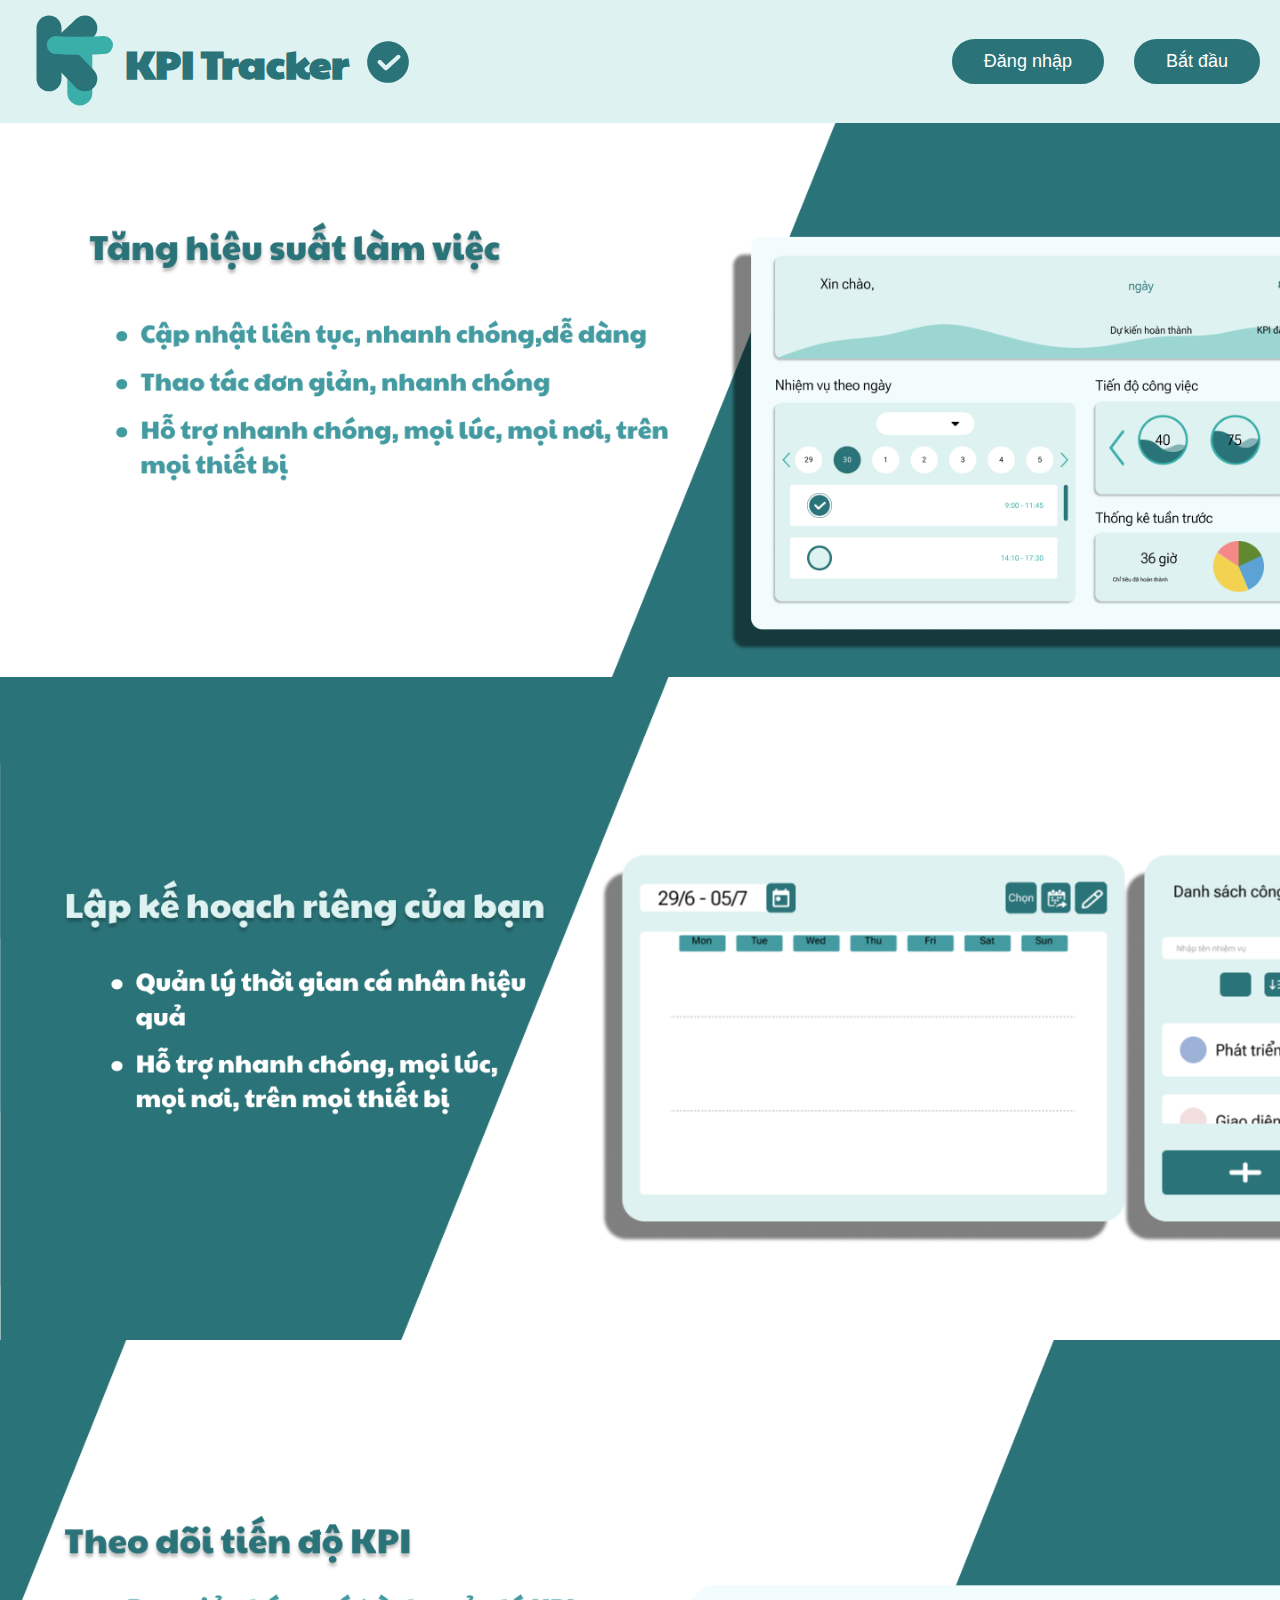
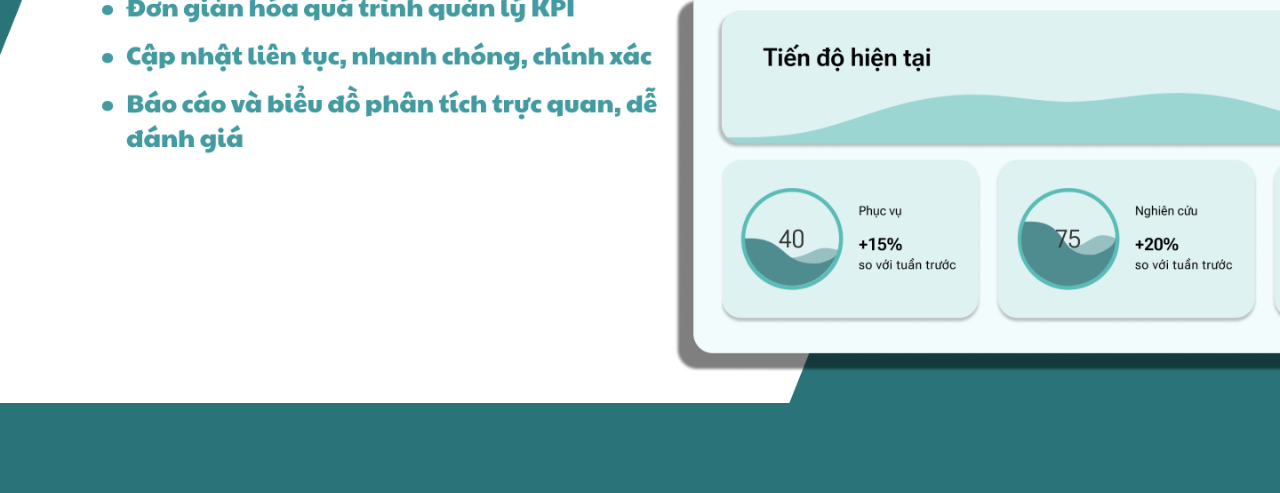
<file: index.html>
<html>
  <head>
    <meta charset="utf-8" />
    <meta name="viewport" content="initial-scale=1, width=device-width" />

    <link rel="stylesheet" href="css/app-style-guide.css" />
    <link rel="stylesheet" href="css/index.css" />
    <script src="js/theme.js" type="text/javascript" defer></script>

    <link
      rel="stylesheet"
      href="https://fonts.googleapis.com/css2?family=Paytone One:wght@400&display=swap"
    />
    <link
      rel="stylesheet"
      href="https://fonts.googleapis.com/css2?family=Roboto Flex:wght@400;600&display=swap"
    />

    <title>KPI Tracker</title>
  </head>

  <body>

  <header>
        <div class = "logo" id="home">
          <svg width="78" height="95" viewBox="-5 -5 78 95" fill="none" xmlns="http://www.w3.org/2000/svg">
            <path class="t" d="M39.8335 31.5957V73.9993" stroke-width="25"/>
            <path class="k" d="M44.833 9C43.7876 9.9762 42.8162 10.8834 41.9315 11.7096C41.1499 12.4394 39.9568 13.5536 39.0366 14.4128C38.1085 15.2796 37.2676 16.0648 36.6119 16.6771C36.1011 17.1541 35.3912 17.817 34.738 18.427C33.9521 19.1609 33.2125 19.8516 32.3671 20.6411C30.8025 22.1021 29.642 23.1858 28.2431 24.4921C26.4678 26.15 24.961 27.5571 23.4878 28.9328C22.9987 29.3895 22.1886 30.146 21.4997 30.7894" />
            <path class="k" d="M9 9V59.8418" />
            <path class="k" d="M44.833 59.8418C43.7503 58.721 42.7441 57.6794 41.8278 56.7308C41.0184 55.8929 39.7826 54.6136 38.8296 53.6271C37.8683 52.6319 36.9974 51.7304 36.3183 51.0274C35.7893 50.4797 35.054 49.7186 34.3775 49.0182C33.5635 48.1756 32.7975 47.3826 31.9219 46.4761C30.3014 44.7986 29.0995 43.5544 27.6506 42.0545C25.8119 40.151 24.2513 38.5355 22.7254 36.956C22.2189 36.4316 21.3799 35.5631 20.6663 34.8244" />
            <path class="t" d="M15.6665 25.9469C16.1921 26.1211 17.2897 26.0993 17.9277 26.1419C21.1536 26.3574 24.4235 26.5138 27.6792 26.6532C32.1234 26.8434 36.7483 26.7059 41.2182 26.7059C43.6911 26.7059 46.0767 26.6395 48.5388 26.5583C50.1459 26.5053 51.8376 26.5921 53.4287 26.495C56.943 26.2806 60.4291 26.0418 63.9998 26.0418" stroke-width="18" />
          </svg>
    
          <h1 class="kpi-tracker">KPI Tracker</h1>
    
          <svg width="42" height="42" viewBox="0 0 42 42" fill="none" xmlns="http://www.w3.org/2000/svg">
              <path d="M20.9998 0.166016C16.8794 0.166016 12.8515 1.38787 9.42547 3.67707C5.99944 5.96626 3.32918 9.21998 1.75236 13.0268C0.175531 16.8336 -0.237039 21.0225 0.56682 25.0637C1.37068 29.105 3.35486 32.8171 6.26846 35.7307C9.18205 38.6443 12.8942 40.6285 16.9355 41.4324C20.9767 42.2362 25.1656 41.8237 28.9724 40.2468C32.7792 38.67 36.0329 35.9998 38.3221 32.5737C40.6113 29.1477 41.8332 25.1198 41.8332 20.9993C41.8332 18.2635 41.2943 15.5544 40.2473 13.0268C39.2004 10.4992 37.6658 8.20251 35.7312 6.26796C33.7967 4.3334 31.5 2.79883 28.9724 1.75186C26.4448 0.704886 23.7357 0.166016 20.9998 0.166016ZM32.8248 17.3264L20.3248 28.7848C19.9291 29.1477 19.4085 29.3437 18.8717 29.3321C18.3348 29.3204 17.8232 29.102 17.4436 28.7223L11.1936 22.4723C10.9946 22.2801 10.8359 22.0502 10.7267 21.796C10.6175 21.5418 10.5601 21.2685 10.5577 20.9918C10.5553 20.7152 10.608 20.4409 10.7127 20.1849C10.8175 19.9288 10.9722 19.6962 11.1678 19.5006C11.3634 19.305 11.596 19.1503 11.852 19.0456C12.1081 18.9408 12.3824 18.8881 12.659 18.8905C12.9356 18.8929 13.209 18.9504 13.4632 19.0596C13.7174 19.1687 13.9472 19.3275 14.1394 19.5264L18.979 24.366L30.0082 14.2556C30.4154 13.8821 30.9543 13.6856 31.5064 13.7095C32.0584 13.7333 32.5784 13.9755 32.9519 14.3827C33.3254 14.7899 33.5219 15.3288 33.4981 15.8809C33.4742 16.4329 33.2321 16.9529 32.8248 17.3264Z" fill="#2A7378"/>
          </svg>
        </div>

        <div></div>
        <div>
        <button class="sign-in" id="sign-in">
          <span>Đăng nhập</span>
        </button>

        <button class="sign-up" id="sign-up">
          <span>Bắt đầu</span>
        </button>
        </div>
        <script>
          document.getElementById("sign-in").addEventListener("click", function() {
                window.open("html/sign-in.html", '_top');
            });

            document.getElementById("sign-up").addEventListener("click", function() {
                window.open("html/sign-up.html", '_top');
            });
        </script>
    </header>

  <main class="main">
    <div class="container">
      <img src="images/1.png" />
      <img src="images/2.png" />
      <img src="images/3.png" />
    </div>
  </main>

  <footer class="footer"></footer>
  </body>
</html>
</file>
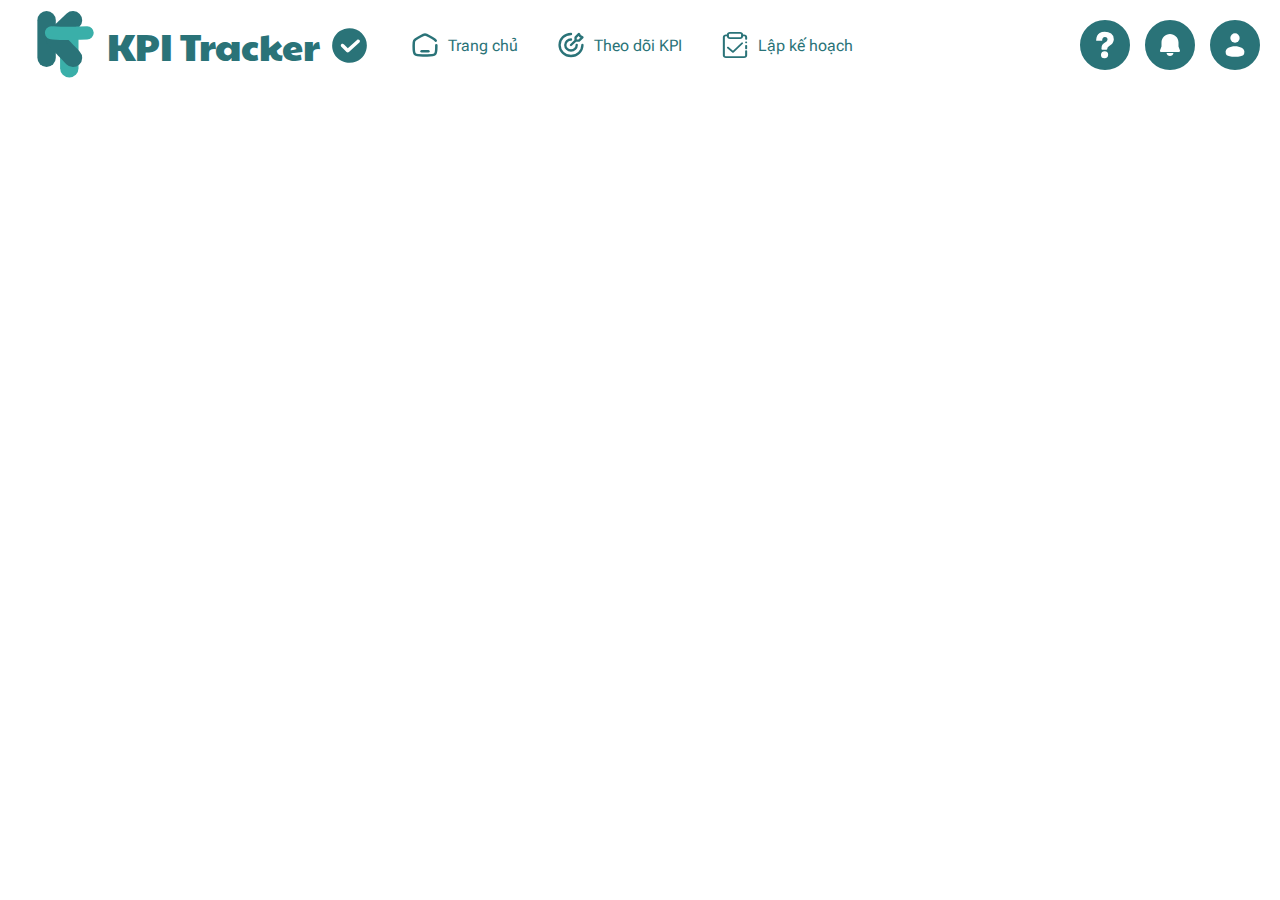
<file: TestHeader.html>
<!DOCTYPE html>
<html lang="en">
<head>
    <meta charset="UTF-8">
    <meta name="viewport" content="width=device-width, initial-scale=1.0">
    <title>Document</title>
    <link rel="stylesheet" href="./css/app-style-guide.css" />
    <link
      rel="stylesheet"
      href="https://fonts.googleapis.com/css2?family=Paytone One:wght@400&display=swap"
    />
    <link
      rel="stylesheet"
      href="https://fonts.googleapis.com/css2?family=Roboto Flex:wght@400;600&display=swap"
    />
</head>
<body>
    <header class="header">
        <div class="left">
          <a class = "logo" id="home" href="../html/trang-chu.html">
            <svg width="60" height="70" viewBox="-5 -5 78 95" fill="none" xmlns="http://www.w3.org/2000/svg">
              <path class="t" d="M39.8335 31.5957V73.9993" stroke-width="25"/>
              <path class="k" d="M44.833 9C43.7876 9.9762 42.8162 10.8834 41.9315 11.7096C41.1499 12.4394 39.9568 13.5536 39.0366 14.4128C38.1085 15.2796 37.2676 16.0648 36.6119 16.6771C36.1011 17.1541 35.3912 17.817 34.738 18.427C33.9521 19.1609 33.2125 19.8516 32.3671 20.6411C30.8025 22.1021 29.642 23.1858 28.2431 24.4921C26.4678 26.15 24.961 27.5571 23.4878 28.9328C22.9987 29.3895 22.1886 30.146 21.4997 30.7894" />
              <path class="k" d="M9 9V59.8418" />
              <path class="k" d="M44.833 59.8418C43.7503 58.721 42.7441 57.6794 41.8278 56.7308C41.0184 55.8929 39.7826 54.6136 38.8296 53.6271C37.8683 52.6319 36.9974 51.7304 36.3183 51.0274C35.7893 50.4797 35.054 49.7186 34.3775 49.0182C33.5635 48.1756 32.7975 47.3826 31.9219 46.4761C30.3014 44.7986 29.0995 43.5544 27.6506 42.0545C25.8119 40.151 24.2513 38.5355 22.7254 36.956C22.2189 36.4316 21.3799 35.5631 20.6663 34.8244" />
              <path class="t" d="M15.6665 25.9469C16.1921 26.1211 17.2897 26.0993 17.9277 26.1419C21.1536 26.3574 24.4235 26.5138 27.6792 26.6532C32.1234 26.8434 36.7483 26.7059 41.2182 26.7059C43.6911 26.7059 46.0767 26.6395 48.5388 26.5583C50.1459 26.5053 51.8376 26.5921 53.4287 26.495C56.943 26.2806 60.4291 26.0418 63.9998 26.0418" stroke-width="18" />
            </svg>
      
            <span class="kpi-tracker">KPI Tracker</span>
      
            <svg width="35" height="35" viewBox="0 0 42 42" fill="none" xmlns="http://www.w3.org/2000/svg">
                <path d="M20.9998 0.166016C16.8794 0.166016 12.8515 1.38787 9.42547 3.67707C5.99944 5.96626 3.32918 9.21998 1.75236 13.0268C0.175531 16.8336 -0.237039 21.0225 0.56682 25.0637C1.37068 29.105 3.35486 32.8171 6.26846 35.7307C9.18205 38.6443 12.8942 40.6285 16.9355 41.4324C20.9767 42.2362 25.1656 41.8237 28.9724 40.2468C32.7792 38.67 36.0329 35.9998 38.3221 32.5737C40.6113 29.1477 41.8332 25.1198 41.8332 20.9993C41.8332 18.2635 41.2943 15.5544 40.2473 13.0268C39.2004 10.4992 37.6658 8.20251 35.7312 6.26796C33.7967 4.3334 31.5 2.79883 28.9724 1.75186C26.4448 0.704886 23.7357 0.166016 20.9998 0.166016ZM32.8248 17.3264L20.3248 28.7848C19.9291 29.1477 19.4085 29.3437 18.8717 29.3321C18.3348 29.3204 17.8232 29.102 17.4436 28.7223L11.1936 22.4723C10.9946 22.2801 10.8359 22.0502 10.7267 21.796C10.6175 21.5418 10.5601 21.2685 10.5577 20.9918C10.5553 20.7152 10.608 20.4409 10.7127 20.1849C10.8175 19.9288 10.9722 19.6962 11.1678 19.5006C11.3634 19.305 11.596 19.1503 11.852 19.0456C12.1081 18.9408 12.3824 18.8881 12.659 18.8905C12.9356 18.8929 13.209 18.9504 13.4632 19.0596C13.7174 19.1687 13.9472 19.3275 14.1394 19.5264L18.979 24.366L30.0082 14.2556C30.4154 13.8821 30.9543 13.6856 31.5064 13.7095C32.0584 13.7333 32.5784 13.9755 32.9519 14.3827C33.3254 14.7899 33.5219 15.3288 33.4981 15.8809C33.4742 16.4329 33.2321 16.9529 32.8248 17.3264Z" fill="#2A7378"/>
            </svg>
          </a>
      
          <a class="mouse-layer" id="home" href="../html/trang-chu.html">
          <svg viewBox="0 0 31 29" class="svg1" xmlns: "http://www.w3.org/2000/svg">
              <path d="M29 14.7549V16.6563C29 21.5323 29 23.9704 27.4183 25.4851C25.8368 27 23.2911 27 18.2 27H12.8C7.70883 27 5.16325 27 3.58162 25.4851C2 23.9704 2 21.5323 2 16.6563V14.7549C2 11.8944 2 10.4641 2.70092 9.27843C3.40184 8.09276 4.68238 7.35689 7.24344 5.88516L9.94344 4.33359C12.6507 2.77786 14.0043 2 15.5 2C16.9957 2 18.3493 2.77786 21.0566 4.33359L23.7566 5.88515C26.3177 7.35689 27.5982 8.09276 28.2991 9.27843"/>
              <path d="M19.55 22H11.45"/>
          </svg>
          <span>Trang chủ</span>
          </a>
          
          <a class="mouse-layer" id="kpi" href="../html/Theo-doi-kpi.html">
          <svg viewBox="0 0 33 32" class="svg1" xmlns: "http://www.w3.org/2000/svg">
              <path d="M22.3 10.4V6.2L26.65 2L28.1 4.8L31 6.2L26.65 10.4H22.3ZM22.3 10.4L16.5 15.9999M31 16C31 23.7319 24.5081 30 16.5 30C8.49187 30 2 23.7319 2 16C2 8.26801 8.49187 2 16.5 2M23.75 16C23.75 19.866 20.504 23 16.5 23C12.4959 23 9.25 19.866 9.25 16C9.25 12.134 12.4959 9 16.5 9" stroke-linejoin="round"/>
          </svg>
          <span>Theo dõi KPI</span>
          </a>
  
  
      
          <a class="mouse-layer" id="schedule" href="../html/lap_ke_hoach.html">
            <svg viewBox="0 0 29 31" class="svg2" xmlns: "http://www.w3.org/2000/svg">
                <path d="M27.7917 15.4997C27.4712 15.4997 27.1639 15.6086 26.9373 15.8024C26.7106 15.9962 26.5833 16.259 26.5833 16.5331V19.6331C26.5833 19.9071 26.7106 20.17 26.9373 20.3638C27.1639 20.5575 27.4712 20.6664 27.7917 20.6664C28.1121 20.6664 28.4195 20.5575 28.6461 20.3638C28.8727 20.17 29 19.9071 29 19.6331V16.5331C29 16.259 28.8727 15.9962 28.6461 15.8024C28.4195 15.6086 28.1121 15.4997 27.7917 15.4997ZM28.4683 11.5421C28.4011 11.5027 28.328 11.4715 28.2508 11.4491C28.1787 11.418 28.1012 11.397 28.0213 11.3871C27.8271 11.3538 27.6264 11.3619 27.4368 11.4105C27.2472 11.4592 27.0744 11.5469 26.9338 11.6661C26.8218 11.7626 26.7332 11.8771 26.673 12.003C26.6129 12.1289 26.5824 12.2637 26.5833 12.3997C26.5833 12.6738 26.7106 12.9366 26.9373 13.1304C27.1639 13.3242 27.4712 13.4331 27.7917 13.4331C28.1121 13.4331 28.4195 13.3242 28.6461 13.1304C28.8727 12.9366 29 12.6738 29 12.3997C28.9956 12.1261 28.8704 11.8641 28.6496 11.6661L28.4683 11.5421Z" />
                <path d="M25.375 3.1H24.1667C24.1667 2.27783 23.7847 1.48933 23.1049 0.907969C22.4251 0.326606 21.5031 0 20.5417 0H8.45833C7.49692 0 6.57489 0.326606 5.89507 0.907969C5.21525 1.48933 4.83333 2.27783 4.83333 3.1H3.625C2.68011 3.09971 1.77243 3.41495 1.09532 3.97855C0.418211 4.54215 0.0251971 5.30957 0 6.11733V27.9827C0.0251971 28.7904 0.418211 29.5578 1.09532 30.1214C1.77243 30.6851 2.68011 31.0003 3.625 31H25.375C26.3199 31.0003 27.2276 30.6851 27.9047 30.1214C28.5818 29.5578 28.9748 28.7904 29 27.9827V22.7333C29 22.4593 28.8727 22.1964 28.6461 22.0027C28.4195 21.8089 28.1121 21.7 27.7917 21.7C27.4712 21.7 27.1639 21.8089 26.9372 22.0027C26.7106 22.1964 26.5833 22.4593 26.5833 22.7333V27.9827C26.559 28.2422 26.421 28.4842 26.197 28.6605C25.973 28.8367 25.6794 28.9342 25.375 28.9333H3.625C3.3206 28.9342 3.02704 28.8367 2.80302 28.6605C2.579 28.4842 2.44102 28.2422 2.41667 27.9827V6.11733C2.44102 5.85785 2.579 5.61578 2.80302 5.43953C3.02704 5.26328 3.3206 5.16583 3.625 5.16667H4.83333C4.83333 5.98884 5.21525 6.77734 5.89507 7.3587C6.57489 7.94006 7.49692 8.26667 8.45833 8.26667H20.5417C21.5031 8.26667 22.4251 7.94006 23.1049 7.3587C23.7847 6.77734 24.1667 5.98884 24.1667 5.16667H25.375C25.6794 5.16583 25.973 5.26328 26.197 5.43953C26.421 5.61578 26.559 5.85785 26.5833 6.11733V8.26667C26.5833 8.54072 26.7106 8.80356 26.9372 8.99734C27.1639 9.19113 27.4712 9.3 27.7917 9.3C28.1121 9.3 28.4195 9.19113 28.6461 8.99734C28.8727 8.80356 29 8.54072 29 8.26667V6.11733C28.9748 5.30957 28.5818 4.54215 27.9047 3.97855C27.2276 3.41495 26.3199 3.09971 25.375 3.1ZM21.75 5.16667C21.75 5.44072 21.6227 5.70356 21.3961 5.89734C21.1695 6.09113 20.8621 6.2 20.5417 6.2H8.45833C8.13786 6.2 7.83052 6.09113 7.60391 5.89734C7.37731 5.70356 7.25 5.44072 7.25 5.16667V3.1C7.25 2.82594 7.37731 2.56311 7.60391 2.36932C7.83052 2.17554 8.13786 2.06667 8.45833 2.06667H20.5417C20.8621 2.06667 21.1695 2.17554 21.3961 2.36932C21.6227 2.56311 21.75 2.82594 21.75 3.1V5.16667Z" />
                <path d="M22.0642 12.7409L12.0833 22.2683L6.89958 17.8663C6.66843 17.697 6.37109 17.6085 6.06698 17.6186C5.76287 17.6286 5.47439 17.7364 5.2592 17.9205C5.044 18.1045 4.91793 18.3512 4.90618 18.6113C4.89444 18.8713 4.99788 19.1256 5.19583 19.3233L11.2375 24.4899C11.4606 24.6846 11.7646 24.7961 12.0833 24.7999C12.2479 24.7968 12.4099 24.7649 12.5595 24.7062C12.7091 24.6476 12.8431 24.5635 12.9533 24.4589L23.8283 14.1256C24.043 13.9214 24.1541 13.6527 24.1371 13.3785C24.1201 13.1043 23.9765 12.8471 23.7377 12.6634C23.499 12.4798 23.1847 12.3848 22.864 12.3994C22.5434 12.4139 22.2426 12.5368 22.0279 12.7409H22.0642Z" />
            </svg>
  
            <span>Lập kế hoạch</span>
          </a>
          
        </div>
      
        <div></div>
      
        <div class="right">
            <div id="guidance">
                <button class="user-button"> 
                    <img 
                    class="right-icon" 
                    loading="lazy" 
                    alt="" 
                    src="./images/top-app-bar/help.svg"
                    /> 
                </button> 
            </div>

          <div id="notification">
            <div id="alert" class="hidden">
                <div id="title">Thông báo</div>
                <div id="content">
                    <div id="alert-content">
                        <div></div>
                        <div></div>
                        <div></div>
                        <div></div>
                        <div></div>
                        <div></div>
                    </div>
                </div>
                <div id="read-mark">Đánh dấu là đã đọc</div>
            </div id="alert-button-div">
                <button class="user-button" id="alert-button"> 
                    <img 
                    class="right-icon" 
                    loading="lazy" 
                    alt="" 
                    src="./images/top-app-bar/alert.svg" 
                    /> 
                </button> 
            </div>
            <div id="user-avatar-part">
                <button class="user-button" id="user-button"> 
                    <img 
                    class="user" 
                    loading="lazy" 
                    alt="" 
                    src="./images/user.svg" 
                    /> 
                </button> 

                <div id="user-popup-container" class="hidden">
                    <div id="user-popup" >
                        <a id="settings-container" href="">
                            <img 
                            class="right-icon" 
                            loading="lazy" 
                            alt="" 
                            src="./images/setting.svg" >
                            <p>Cài đặt</p>
                        </a>
                        <a id="logout-container" href="">
                            <img 
                            class="right-icon" 
                            loading="lazy" 
                            alt="" 
                            src="./images/logout.svg" >
                            <p>Đăng xuất</p>
                        </a>
                    </div>
                </div>
            </div>
        </div>
      </header>
      
          <style>
            #user-popup a p {
                color: var(--MyM3-color-dark-theme-text, #FFF);
                text-align: center;
                font-family: var(--body-font);
                font-size: var(--body-size);
                font-style: normal;
                font-weight: 400;
                line-height: normal;
            }
            #user-popup a {
                display: flex;
                height: 65px;
                padding-left: 30px;
                flex-direction: row;
                align-items: center;
                gap: var(--gap-11xl);
                flex-shrink: 0;
                align-self: stretch;
                border-radius: var(--button-border-radius);
                background-color: var(--color-mode-1-button);
            }
            #user-popup a:hover {
                background-color: var(--color-mode-1-button-hover);
                border: 2px solid var(--color-mode-1-button);
            }
            #user-popup {
                position: absolute;
                top: 85px;
                right: 20px ;
                display: flex;
                width: 225px;
                height: 174px;
                padding: 10px;
                flex-direction: column;
                justify-content: space-between;
                align-items: flex-end;
                border-radius: 15px;
                color: var(--color-mode-1-frame-background, #FFF);
                box-shadow: 0px 0px 4px 0px rgba(0, 0, 0, 0.25);
            }
            #content::-webkit-scrollbar {
                width: 6px;
            }

                /* Track */
            #content::-webkit-scrollbar-track {
                background: var(--color-mode-1-footer); 
                border-radius: 2px;
                width: 6px;
            }
                
                /* Handle */
            #content::-webkit-scrollbar-thumb {
                width: 4px;
                background: var(--color-mode-1-button); 
                border-radius: 2px;
            }

                /* Handle on hover */
            #content::-webkit-scrollbar-thumb:hover {
                background: #154e53; 
                
            }
            #title {
                margin-top: 14px;
                padding-left: 9px;
                font-family: "Roboto Flex";
                font-size: 16px;
                font-style: normal;
                font-weight: 500;
                line-height: 24px; /* 150% */
                letter-spacing: 0.15px;
            }
            #read-mark {
                margin-top: 20px;
                padding-left: 73px;
                font-family: "Roboto Flex";
                font-size: 14px;
                font-style: normal;
                font-weight: 500;
                line-height: 20px; /* 142.857% */
                letter-spacing: 0.1px;
            }
            #read-mark:hover {
                color: var(--color-mode-1-button);
                cursor: pointer;
            }
            #alert {
                width: 209px;
                height: 342px;
                position:absolute ;
                top: 20px;
                right: 150px;
                z-index: 10;
                background-color: var(--color-mode-1-frame-background) ;
                border-radius: var(--button-border-radius);
                box-shadow: -4px 4px 4px 0 rgba(0, 0, 0, 0.25);
            }
            #content {
                width: 198px;
                height: 247px;
                overflow-y: scroll;
                overflow-x: hidden;
            }

            a{
                text-decoration: none;
            }
            .header {
                width: 100%;
                height: auto;
                display: flex;
                flex-direction: row;
                justify-content: center;
                align-items: center;
                padding: 10px 20px 10px 20px;
                }
    
                .header div:nth-of-type(2) {
                width: 100%;
                }
    
                .logo {
                width: auto;
                height: 70px;
                display: flex;
                flex-direction: row;
                padding: 18px 15px 18px 15px;
                gap: 12px;
                align-items: center;
                }
                
                .logo:hover {
                border-radius: var(--button-border-radius);
                border: none;
                background-color: var(--color-mode-1-frame-background); 
                cursor: pointer;
                }
                
                .kpi-tracker {
                font-size: 38px;
                font-family: var(--logo-font);
                color: var(--color-mode-1-button);
                width: auto;
                }
                
                .left {
                width: fit-content;
                height: inherit;
                display: flex;
                flex-direction: row;
                justify-content: center;
                align-items: center;
                gap: 20px;
                }
                
                .mouse-layer {
                width: auto;
                height: 55px;
                display: flex;
                flex-direction: row;
                justify-content: center;
                align-items: center;
                gap: 10px;
                padding: 20px 10px 20px 10px;
                }
                
                .mouse-layer:hover{
                border-radius: var(--button-border-radius);
                border: none;
                background-color: var(--color-mode-1-frame-background); 
                cursor: pointer;
                }
    
                .mouse-layer span {
                font-size: var(--page-title);
                color: var(--color-mode-1-button);
                font-weight: 500px;
                white-space:nowrap;
                }
                
                .mouse-layer svg {
                width: 26px;
                height: 26px;
                fill: none;
                }
                
                .svg1 path {
                stroke: var(--color-mode-1-button);
                stroke-width: 3;
                stroke-linecap: round;
                }
                
                .svg2 path {
                fill: var(--color-mode-1-button);
                }
                
                .right {
                width: fit-content;
                height: fit-content;
                display: flex;
                flex-direction: row;
                justify-content: center;
                align-items: center;
                gap: 15px;
                }
                
                .right-icon {
                width: 28px;
                height: 28px;
                }
    
                .user-button{
                width: 50px;
                height: 50px;
                border-radius: 100px;
                }
    
                .user {
                width: 28px;
                height: 28px;
                }
    
                .t {
                stroke: var(--color-mode-1-footer); 
                stroke-linecap: round;
                }
    
                .k {
                stroke: var(--color-mode-1-button); 
                stroke-width: 25;
                stroke-linecap: round;
                }
                .hidden {
                    display: none;
                }

                #alert-content {
                    margin-top: 15px;
                    margin-left: 5px;
                }

                #alert-content div {
                    width: 187px;
                    height: 47px;
                    margin-bottom: 6px;
                }
                #alert-content div:hover {
                    background-color: var(--color-mode-1-footer);
                }
          </style>
          <script>
            document.addEventListener('DOMContentLoaded', (event) => {
                const notification = document.querySelector("#alert");
                const alertButton = document.querySelector("#alert-button");
                const userAvatar = document.querySelector("#user-avatar-part");
                const userPopup = document.querySelector("#user-popup-container");

                // Function to hide both notification and user popup
                const hideBoth = () => {
                    notification.classList.add("hidden");
                    userPopup.classList.add("hidden");
                };

                // Hide elements when clicking outside of them
                document.body.addEventListener("click", (e) => {
                    if (!notification.contains(e.target) && !alertButton.contains(e.target)) {
                        notification.classList.add("hidden");
                    }
                    if (!userPopup.contains(e.target) && !userAvatar.contains(e.target)) {
                        userPopup.classList.add("hidden");
                    }
                });

                // Toggle userPopup visibility when clicking the userAvatar
                userAvatar.addEventListener("click", (e) => {
                    e.stopPropagation();
                    notification.classList.add("hidden"); // Ensure notification is hidden
                    userPopup.classList.toggle("hidden");
                });

                // Toggle notification visibility when clicking the alertButton
                alertButton.addEventListener("click", (e) => {
                    e.stopPropagation();
                    userPopup.classList.add("hidden"); // Ensure user popup is hidden
                    notification.classList.toggle("hidden");
                });
            });

          </script>
</body>
</html>
</file>
<file: css/app-style-guide.css>
:root {
  /* fonts */
  --body-font: "Roboto Flex";
  --logo-font: "Paytone One";

  /*Web font sizes */
  --body-size-min: 18;
  --body-size-max: 26;
  --heading1-min: 22;
  --heading1-max: 30;
  --heading2-min: 32;
  --heading2-max: 40;

  --body-size: var(--body-size-min);
  --small-body-size: 12px;
  --heading1: var(--heading1-min);
  --heading2: var(--heading2-min);
  --big: 50px;
  --small-size: 14px;

  /*Mobile font size*/
  --mobile-heading1: 20px;
  --mobile-title-size: 14px;
  --mobile-body-size: 12px;
  --mobile-label-size: 11px;

  /* Colors */
  --color-mode-1-button: #2a7378;
  --color-mode-1-footer: #3aafa9;
  --color-mode-1-frame-background: #def2f1;
  --color-mode-1-element2: #9CD6D3;
  --color-mode-1-button-hover: #439BA1;
  --color-mode-1-background: #fff;
  --color-mode-1-element-background: #fff;

  --color-mode-2-button: #254E58;
  --color-mode-2-footer: #458797;
  --color-mode-2-frame-background: #def2f1;
  --color-mode-2-element2: #9CD6D3;
  --color-mode-2-button-hover: #439BA1;
  --color-mode-2-background: #FFFFF7;
  --color-mode-2-element-background: #fff;

  --color-mode-3-button: #1C3334;
  --color-mode-3-footer: #1C3334;
  --color-mode-3-frame-background: #88BDBC;
  --color-mode-3-element2: #2B7A78;
  --color-mode-3-button-hover: #439BA1;
  --color-mode-3-background: #254E58;
  --color-mode-3-element-background: #376E6F;

  --color-mode-4-button: #254E58;
  --color-mode-4-footer: #45A29E;
  --color-mode-4-frame-background: #1F2833;
  --color-mode-4-element2: #88BDBC;
  --color-mode-4-button-hover: #439BA1;
  --color-mode-4-background: #080808;
  --color-mode-4-element-background: #88BDBC;

  --color-black-text: #000;
  --color-white-text: #fff;
  --color-disabled: #a9a9a9;
  --color-error-button: #953333;
  --color-mode-1-shadow: rgba(42, 115, 120, 0.4);
  
  --button-border-radius: 5px;
  --frame-border-radius: 25px;
  --text-field-height: 45px;
  --small-tick-size: 20px;
  
  --color-button: var(--color-mode-1-button);
  --color-footer: var(--color-mode-1-footer);
  --color-frame-background: var(--color-mode-1-frame-background);
  --color-element2: var(--color-mode-1-element2);
  --color-button-hover: var(--color-mode-1-button-hover);
  --color-background: var(--color-mode-1-background);
  --color-text: var(--color-black-text);
  --color-shadow: var(--color-mode-1-shadow);
  --color-header-dark: var(--color-mode-1-button);
  --color-header-light: var(--color-mode-1-element2);
  --color-element-background: var(--color-mode-1-element-background);

  /* Gaps */
  --gap-21xl: 40px;
  --gap-11xl: 30px;
  --gap-mini: 15px;
  --gap-8xs: 5px;

  /* Paddings */
  --padding-41xl: 60px;
  --padding-61xl: 80px;
  --padding-21xl: 40px;
  --padding-20xl: 39px;
  --padding-xl: 20px;
  --padding-2xs-5: 10.5px;
  --padding-8xs: 5px;
  --padding-base: 16px;
  --padding-9xs: 4px;
  --padding-lg: 18px;

  /* Border radiuses */
  --br-81xl: 100px;
  --br-8xs: 5px;
}

*{  
  margin: 0;
  padding: 0;
  box-sizing: border-box;
  scrollbar-width: 6px; /* Thiết lập kích thước của thanh cuộn */
  scrollbar-color: var(--color-button) var(--color-element2); 
}

body {
  display: flex;
  flex-direction: column;
  font-family: var(--body-font);
  font-size: var(--body-size);    
  width: 100vw;
  overflow-x: hidden;
  overflow-y: auto;
  background-color: var(--color-background);
  color: var(--color-text);
}


.main {
  width: 100%;
  display: flex;
  min-height: 660px;
  padding: 0 53px 53px 53px;
  gap: 25px;
}

.footer {
  width: 100%;
  height: 90px;
  background-color: var(--color-button);
}

.small-text{
  font-size: var(--small-size);
}

.heading1{
  font-size: var(--heading1) !important;
  font-weight: 700;
  white-space: nowrap;
}

.heading2{
  font-size: var(--heading2);
} 

.link {
  font-size: var(--body-size);
  text-decoration: underline;
  color: var(--color-text);
  cursor: pointer;
}

button{
  display: flex;
  flex-direction: row;
  justify-content: center;
  align-items: center;
  background-color: var(--color-button);
  color: var(--color-white-text);
  border-radius: var(--button-border-radius);
  border: 2px solid var(--color-button);
  cursor: pointer;
  font-size: var(--body-size);
}

button:hover {
  background-color: var(--color-button-hover);
  border: 2px solid var(--color-button);
}

.img-button {
  border-radius: 5px;
  padding: 5px 5px 5px 5px;
  width: 40px;
  height: 40px;
}

.input-bx{
  position: relative;
  width: 100%;
  height: var(--text-field-height);
}
.input-bx input{
  width: 100%;
  height: var(--text-field-height);
  border: none;
  border-radius: var(--button-border-radius);
  outline: none;
  padding: 0 15px;
}

.input-bx input:hover{
  border: 3px solid var(--color-button);
}

.input-bx span{
  vertical-align: middle;
  height: var(--text-field-height);
  position: absolute;
  left: 0;
  padding: 10px;
  color: var(--color-disabled);
  pointer-events: none;
  transition: 0.6s;
}
.input-bx input:valid ~ span,
.input-bx input:focus ~ span{
  height: auto;
  color: var(--color-button);
  transform: translateX(10px) translateY(-7px);
  font-size: var(--small-body-size);
  padding: 0 5px;
  background: #fff;
}

.input-bx input:valid,
.input-bx input:focus{
  border: 3px solid var(--color-button);
}

input[type=number] {
  border: none;
  padding: 5px;
  border-radius: 7px;
}

input[type=number]::-webkit-inner-spin-button,
input[type=number]::-webkit-outer-spin-button {
  -webkit-appearance: none;
  margin: 0; 
}

input[type=number] {
  border: none;
  outline: none;
  padding: 5px;
}


input[type=number]:valid{
  border: 3px solid var(--color-white-text);
}

input[type=number]:hover,
input[type=number]:focus {
  border: 3px solid var(--color-button);
}


section {
  width: 100%;
  height: auto;
  display: flex;
  background-color: var(--color-frame-background);
  border-radius: var(--frame-border-radius);
  padding: 30px 30px 30px 30px;
}

span {
  white-space: nowrap;
}

.img-button {
  width: auto;
  height: auto;
}

@media screen and (max-width: 468px){
body {
  font-size: 16px;
  padding: 0px 0 0 0; ;
}
.link {
  font-size: medium;
}

.footer {
  display: none;
}
section {
  box-shadow: 0px 0px 0px 0px;
}
}

@keyframes zoomIn {
  0% {
      transform: scale(0.5);
      opacity: 0.5;
      background-color: var(--color-button);
    }
    50% {
      transform: scale(1);
      opacity: 1;          
    }
    100% {
      transform: scale(1.5);
      opacity: 0;
    }
}

.introjs-hint-pulse {
  background-color: var(--color-element2) !important;
  animation: zoomIn 2s infinite !important;
  width: 1.5vw !important;
  height: 1.5vw !important;
}

.introjs-tooltip-header {
  display: flex;
  flex-direction: row;
  align-items: center;
  gap: 10px;
  border-bottom: 4px solid var(--color-button) !important;
}

.introjs-tooltip-title {
  position: initial !important;
  color: var(--color-button) !important;
  display: flex !important;
  align-items: center;
}

.tutorial *{
  font: var(--body-font) !important;
  font-size: var(--body-size) !important;
}

.introjs-skipbutton{
  position: initial !important;
  min-width: fit-content !important;
  height: fit-content !important;
  color: var(--color-text) !important;
}

.introjs-skipbutton:hover{
  color: var(--color-button-hover) !important;
}

.introjs-tooltip {
  background-color: var(--color-background) !important;
  max-width: 40vw !important;
  width: fit-content !important;
  min-height: 20vh !important;
  max-height: fit-content !important; 
  box-shadow: 0 3px 30px var(--color-shadow) !important; 
}

.introjs-disabled {
  color: #9e9e9e;
  border-color: #bdbdbd;
  box-shadow: none;
  cursor: default;
  background-color: #f4f4f4;
  background-image: none;
  text-decoration: none;
}

.intro-p {
  width: 20vw;
}

  .introjs-arrow.top, .introjs-arrow.top-middle, .introjs-arrow.top-right {
      border-color: transparent transparent var(--color-background) !important;
  }

  .introjs-arrow.left, .introjs-arrow.left-bottom {
      border-color: transparent var(--color-background) transparent transparent !important;
  }

  .introjs-arrow.right, .introjs-arrow.right-bottom {
      right: -20px;
      border-color: transparent transparent transparent #ffffff00 !important;
  }

  .introjs-bullets ul li a{
  background-color: var(--color-element2) !important;
}
.introjs-bullets ul li a.active{
  background-color: var(--color-button) !important;
}
.introjs-bullets ul li a:hover{
  background-color: var(--color-button-hover) !important;
}
.introjs-helperLayer.highlight-tooltip{
  box-shadow: rgb(42, 115, 120, 0.8) 0px 0px 1px 2px, rgba(33, 33, 33, 0.5) 0px 0px 0px 5000px !important;
}
.tooltip-button, .introjs-button{
  cursor: pointer;
  outline: none;
  border: none;
  padding: 7px 15px !important;
  border-radius: 5px !important;
  background-color: var(--color-button) !important;
  color: var(--color-white-text) !important;
}

.tooltip-button:hover, .introjs-button:hover{
  background-color: var(--color-button-hover) !important;
}

.tooltip-button.introjs-prevbutton.introjs-disabled {
  background-color: var(--color-disabled) !important;
}

.tooltip-button.introjs-prevbutton.introjs-disabled:hover {
  background-color: var(--color-disabled) !important;
}

.tooltip-button.introjs-nextbutton.introjs-disabled {
  background-color: var(--color-disabled) !important;
}

.tooltip-button.introjs-nextbutton.introjs-disabled:hover {
  background-color: var(--color-disabled) !important;
}

.introjs-tooltiptext {
color: var(--color-text) !important;
display: flex;
flex-direction: column;
gap: 15px;
min-height: 15vh;
text-align: center;
justify-content: center;
width: fit-content;
}

#example {
position: absolute;
visibility: hidden;
height: 95px;
z-index: -1;
}

.icon-svg {
  fill: var(--color-button);
  width: 30px;
  height: 30px;
}


#link-history {
  display: flex;
  flex-direction: row;
  gap: 5px;
  align-items: center;
  width: 100%;
  height: fit-content;
}

.link-arrow{
  width: 15px;
  height: 15px;
}

.link-arrow path{
  fill: var(--color-text);
}

.top-main {
  display: flex;
  flex-direction: row;
  width: 100%;
  height: fit-content;
  align-items: center;
  gap: 10px;
}

.period-select {
  background-color: var(--color-background);
  border-radius: var(--br-8xs);
  display: flex;
  flex-direction: row;
  align-items: center;
  gap: 5px;
  width: fit-content;
  height: fit-content;
  padding: 5px;
  border: 2px solid var(--color-button);
}

.date-kpi{            
  display: flex;
  flex-direction: row;
  justify-content: center; 
  align-items: center;
  height: fit-content;
  padding: 0px 10px 0px 10px;
}

.popUpWindow {
  display: flex;
  height: 90%;
  max-height: 90%;
  width: fit-content;
  position: fixed;
  background-color: var( --color-frame-background);
  z-index: 10;
  top: 50%;
  left: 50%;
  transform: translate(-50%, -50%);
  border-radius: 15px;
  box-shadow: 0 10px 20px 0 var(--color-shadow);
  flex-direction: column;
  gap: 20px;
  align-items: center;
}

.hidden {
  display: none;
}
</file>
<file: css/index.css>
.container {
  display: flex;
  flex-direction: column;
}

header {
            width: 100%;
            height: auto;
            display: flex;
            flex-direction: row;
            justify-content: center;
            align-items: center;
            padding: 10px 20px 10px 20px;
            background-color: var(--color-frame-background);
          }

          header div:nth-of-type(2) {
            width: 100%;
          }

          header div:nth-of-type(3) {
            width: 500px;
            height: 45px;
            display: flex;
            flex-direction: row;
            align-items: center;
            gap: 30px;
          }

          .logo {
            width: auto;
            height: 103px;
            display: flex;
            flex-direction: row;
            padding: 18px 15px 18px 15px;
            gap: 12px;
            align-items: center;
          }
          
          .kpi-tracker {
            font-size: 40px;
            font-family: var(--logo-font);
            color: var(--color-button);
            min-width: 230px;
          }

            .main {
          flex-direction: column;
          padding: 0 0 0 0;
  }

            .t {
            stroke: var(--color-footer); 
            stroke-linecap: round;
          }

          .k {
            stroke: var(--color-button); 
            stroke-width: 25;
            stroke-linecap: round;
          }

          button {
            width: 100%;
            height: var(--text-field-height);
            border-radius: 100px;
            width: 100%;
            padding: 10px 30px 10px 30px ;
          }

          button span {
            font-weight: 500px;
          }
    
          @media screen and (max-width: 468px) {
            .kpi-tracker {
              font-size: 30px;
              min-width: 120px;
              margin-left: 10px;
            }
            header div:nth-of-type(3) {
              width: 130px;
              height: 45px;
            }
            .sign-in{
              display: none;
            }
            .logo{
              gap: 0;
              padding: 18px 10px 18px 0px;
            }
          }
</file>
